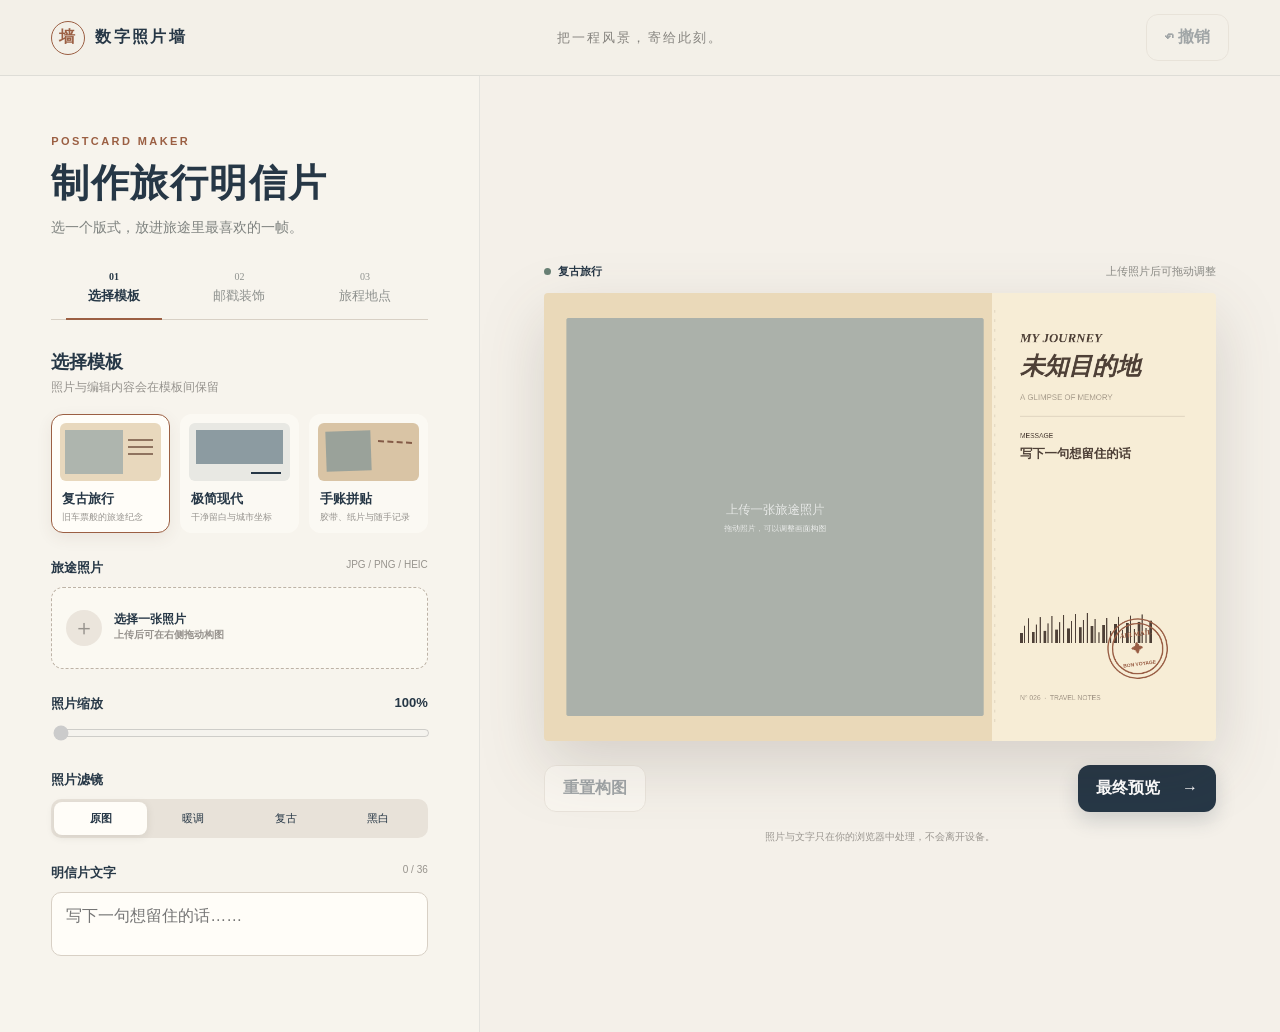
<file: index.html>
<!doctype html>
<html lang="zh-CN">
<head>
  <meta charset="UTF-8">
  <meta name="viewport" content="width=device-width, initial-scale=1.0">
  <meta name="theme-color" content="#f4f0e9">
  <title>数字照片墙 · 旅行明信片</title>
  <link rel="stylesheet" href="styles.css">
</head>
<body>
  <header class="topbar">
    <a class="brand" href="wall.html" aria-label="进入数字照片墙"><span class="brand-mark">墙</span><span>数字照片墙</span></a>
    <p>把一程风景，寄给此刻。</p>
    <button class="ghost-btn" id="undoBtn" type="button" disabled><span aria-hidden="true">↶</span> 撤销</button>
  </header>

  <main class="app-shell">
    <aside class="controls" aria-label="明信片编辑工具">
      <div class="intro">
        <p class="eyebrow">POSTCARD MAKER</p>
        <h1>制作旅行明信片</h1>
        <p>选一个版式，放进旅途里最喜欢的一帧。</p>
      </div>

      <nav class="step-tabs" aria-label="编辑步骤">
        <button class="step-tab active" type="button" data-panel="templatePanel"><span>01</span>选择模板</button>
        <button class="step-tab" type="button" data-panel="stampPanel"><span>02</span>邮戳装饰</button>
        <button class="step-tab" type="button" data-panel="placePanel"><span>03</span>旅程地点</button>
      </nav>

      <section class="tool-panel active" id="templatePanel">
        <div class="section-heading"><div><h2>选择模板</h2><p>照片与编辑内容会在模板间保留</p></div></div>
        <div class="template-grid" id="templateGrid">
          <button class="template-card selected" type="button" data-template="vintage">
            <span class="mini-card vintage-mini"><i></i><b></b></span><strong>复古旅行</strong><small>旧车票般的旅途纪念</small>
          </button>
          <button class="template-card" type="button" data-template="modern">
            <span class="mini-card modern-mini"><i></i><b></b></span><strong>极简现代</strong><small>干净留白与城市坐标</small>
          </button>
          <button class="template-card" type="button" data-template="journal">
            <span class="mini-card journal-mini"><i></i><b></b></span><strong>手账拼贴</strong><small>胶带、纸片与随手记录</small>
          </button>
        </div>
        <div class="field-group">
          <label for="photoInput">旅途照片 <span>JPG / PNG / HEIC</span></label>
          <label class="upload-box" for="photoInput"><span class="upload-icon">＋</span><strong>选择一张照片</strong><small>上传后可在右侧拖动构图</small></label>
          <input id="photoInput" type="file" accept="image/jpeg,image/png,image/heic,image/heif,.heic,.heif">
        </div>
        <div class="field-group zoom-field">
          <label for="zoomRange">照片缩放 <output id="zoomOutput">100%</output></label>
          <input id="zoomRange" type="range" min="1" max="3" value="1" step="0.01" disabled>
        </div>
        <div class="field-group">
          <span class="field-label">照片滤镜</span>
          <div class="segmented" id="filterButtons">
            <button class="selected" type="button" data-filter="original">原图</button>
            <button type="button" data-filter="warm">暖调</button>
            <button type="button" data-filter="vintage">复古</button>
            <button type="button" data-filter="mono">黑白</button>
          </div>
        </div>
        <div class="field-group">
          <label for="messageInput">明信片文字 <span id="messageCount">0 / 36</span></label>
          <textarea id="messageInput" maxlength="36" rows="2" placeholder="写下一句想留住的话……"></textarea>
        </div>
      </section>

      <section class="tool-panel" id="stampPanel">
        <div class="section-heading"><div><h2>邮戳装饰</h2><p>样式共享，位置由模板安排</p></div></div>
        <div class="stamp-grid" id="stampGrid">
          <button class="stamp-choice selected" type="button" data-stamp="air"><span class="stamp-preview round">✦<i>AIR MAIL</i></span><strong>航旅圆章</strong></button>
          <button class="stamp-choice" type="button" data-stamp="date"><span class="stamp-preview date">26<br><i>AUG</i></span><strong>抵达日期章</strong></button>
          <button class="stamp-choice" type="button" data-stamp="post"><span class="stamp-preview oval">P · C</span><strong>明信片章</strong></button>
        </div>
        <div class="field-group">
          <label for="stampTextInput">邮戳附加文字 <span id="stampCount">0 / 16</span></label>
          <input id="stampTextInput" maxlength="16" value="BON VOYAGE" placeholder="例如 BON VOYAGE">
        </div>
      </section>

      <section class="tool-panel" id="placePanel">
        <div class="section-heading"><div><h2>旅程地点</h2><p>无需地图，直接写下目的地</p></div></div>
        <div class="field-group">
          <label for="placeInput">地点名称 <span id="placeCount">0 / 20</span></label>
          <input id="placeInput" maxlength="20" placeholder="例如：大理 · 云南">
        </div>
        <div class="place-notice"><span aria-hidden="true">⌖</span><div><strong>完全离线</strong><p>地点仅显示在这张明信片上，不会上传或查询网络。</p></div></div>
      </section>
    </aside>

    <section class="workspace" aria-label="明信片画布">
      <div class="workspace-head"><div><span class="status-dot"></span><span id="templateName">复古旅行</span></div><span id="photoHint">上传照片后可拖动调整</span></div>
      <div class="canvas-wrap" id="canvasWrap"><canvas id="postcardCanvas" width="1200" height="800" aria-label="明信片实时预览"></canvas></div>
      <div class="canvas-actions">
        <button class="secondary-btn" id="resetPhotoBtn" type="button" disabled>重置构图</button>
        <button class="primary-btn" id="previewBtn" type="button">最终预览 <span>→</span></button>
      </div>
      <p class="privacy-note">照片与文字只在你的浏览器中处理，不会离开设备。</p>
    </section>
  </main>

  <div class="preview-screen" id="previewScreen" hidden>
    <header><button class="secondary-btn" id="backToEdit" type="button">← 返回编辑</button><div><p class="eyebrow">YOUR POSTCARD</p><h2>这一程，值得收藏</h2></div><span></span></header>
    <div class="preview-canvas"><canvas id="finalCanvas" width="1200" height="800"></canvas></div>
    <div class="preview-actions"><button class="primary-btn" id="publishBtn" type="button">上传到数字照片墙 <span>→</span></button><p>作品仅保存在这台设备的浏览器中，不会上传到网络</p></div>
  </div>

  <script src="assets/heic2any.min.js"></script>
  <script src="app.js"></script>
</body>
</html>
</file>
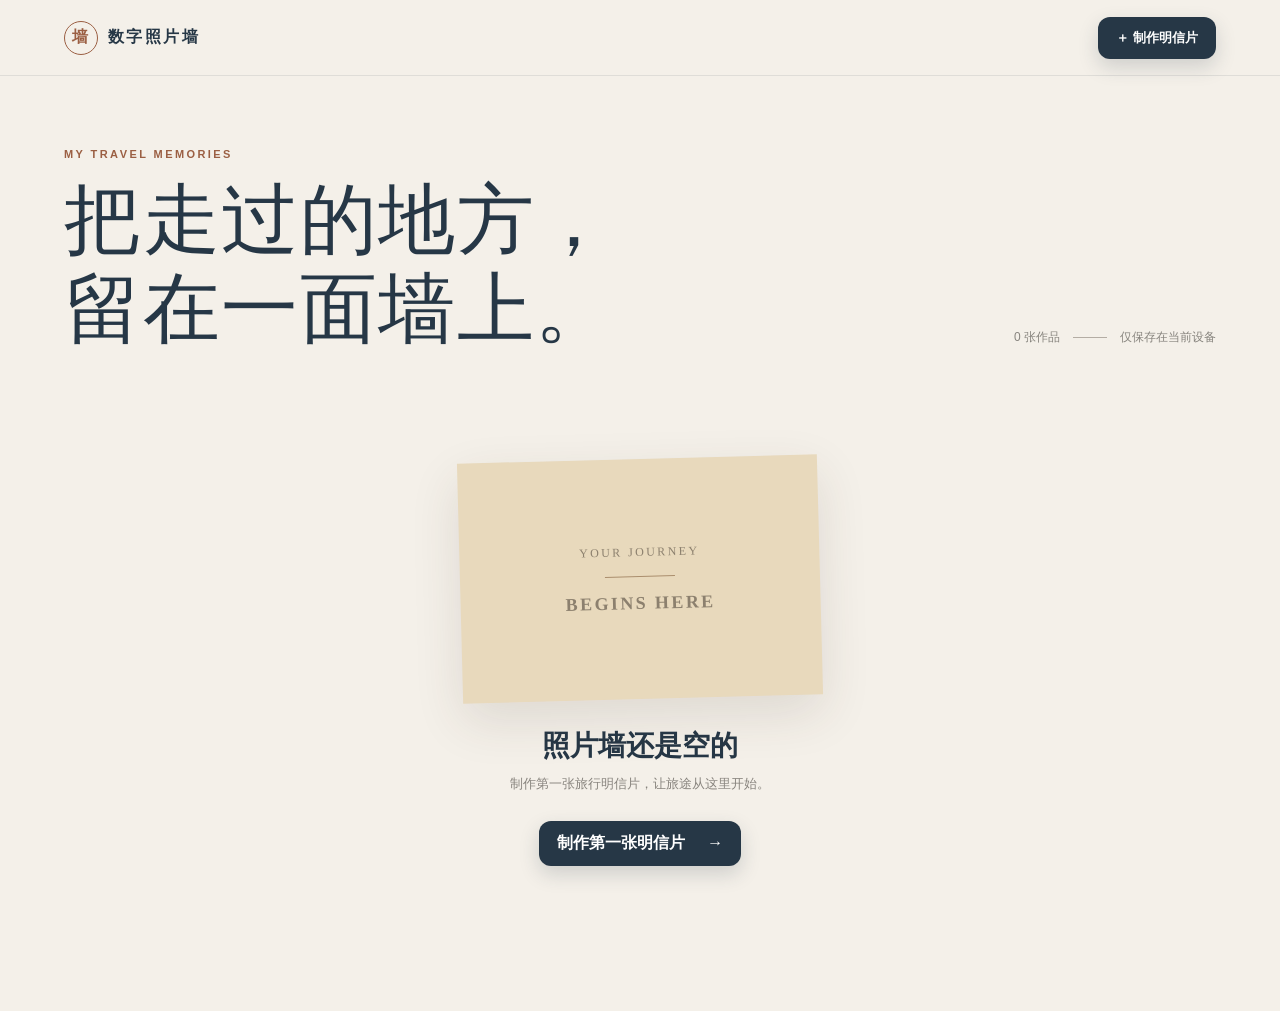
<file: wall.html>
<!doctype html>
<html lang="zh-CN">
<head>
  <meta charset="UTF-8">
  <meta name="viewport" content="width=device-width, initial-scale=1.0">
  <meta name="theme-color" content="#f4f0e9">
  <title>数字照片墙</title>
  <link rel="stylesheet" href="styles.css">
  <link rel="stylesheet" href="wall.css">
</head>
<body class="wall-page">
  <header class="wall-topbar">
    <a class="brand" href="wall.html" aria-label="数字照片墙首页"><span class="brand-mark">墙</span><span>数字照片墙</span></a>
    <a class="primary-btn make-btn" href="index.html">＋ 制作明信片</a>
  </header>
  <main class="wall-shell">
    <section class="wall-hero">
      <p class="eyebrow">MY TRAVEL MEMORIES</p>
      <h1>把走过的地方，<br>留在一面墙上。</h1>
      <div class="wall-summary"><span id="workCount">0 张作品</span><i></i><span>仅保存在当前设备</span></div>
    </section>
    <section class="gallery" id="gallery" aria-live="polite"></section>
    <section class="empty-wall" id="emptyWall" hidden>
      <div class="empty-postcard"><span>YOUR JOURNEY</span><i></i><b>BEGINS HERE</b></div>
      <h2>照片墙还是空的</h2>
      <p>制作第一张旅行明信片，让旅途从这里开始。</p>
      <a class="primary-btn" href="index.html">制作第一张明信片 <span>→</span></a>
    </section>
  </main>
  <div class="wall-modal" id="viewer" hidden role="dialog" aria-modal="true" aria-label="查看明信片">
    <button class="viewer-close" id="closeViewer" type="button" aria-label="关闭">×</button>
    <img id="viewerImage" alt="旅行明信片大图">
    <div class="viewer-caption"><div><strong id="viewerPlace"></strong><p id="viewerMessage"></p></div><button id="deleteWork" type="button">从照片墙移除</button></div>
  </div>
  <script src="wall.js"></script>
</body>
</html>
</file>
<file: styles.css>
:root{--paper:#f4f0e9;--paper-2:#ebe5dc;--ink:#263746;--muted:#7e827f;--rust:#9b5f43;--rust-dark:#784631;--line:#d8d0c5;--white:#fffdf8;--shadow:0 18px 50px rgba(62,50,39,.12)}
*{box-sizing:border-box}html{scroll-behavior:smooth}body{margin:0;background:var(--paper);color:var(--ink);font-family:"PingFang SC","Microsoft YaHei",Arial,sans-serif;min-height:100vh}button,input,textarea{font:inherit;color:inherit}button{cursor:pointer}button:focus-visible,input:focus-visible,textarea:focus-visible{outline:3px solid rgba(155,95,67,.22);outline-offset:2px}
.topbar{height:76px;padding:0 clamp(20px,4vw,64px);display:grid;grid-template-columns:1fr auto 1fr;align-items:center;border-bottom:1px solid rgba(38,55,70,.1);background:rgba(244,240,233,.92)}.brand{display:flex;align-items:center;gap:10px;color:var(--ink);text-decoration:none;font-weight:700;letter-spacing:.15em}.brand-mark{display:grid;place-items:center;width:34px;height:34px;border:1px solid var(--rust);color:var(--rust);border-radius:50%;font-family:serif}.topbar p{margin:0;color:#85837e;font-family:serif;letter-spacing:.16em;font-size:13px}.topbar .ghost-btn{justify-self:end}
.ghost-btn,.secondary-btn,.primary-btn,.danger-btn{border:0;border-radius:12px;padding:12px 18px;font-weight:650;background:transparent}.ghost-btn{border:1px solid var(--line)}.ghost-btn:disabled,.secondary-btn:disabled{opacity:.4;cursor:not-allowed}.primary-btn{background:var(--ink);color:#fff;box-shadow:0 8px 20px rgba(38,55,70,.18)}.primary-btn span{margin-left:18px}.secondary-btn{background:var(--white);border:1px solid var(--line)}.danger-btn{background:var(--rust-dark);color:#fff}
.app-shell{max-width:1500px;margin:0 auto;display:grid;grid-template-columns:minmax(340px,480px) 1fr;min-height:calc(100vh - 76px)}.controls{padding:48px clamp(24px,4vw,58px) 72px;border-right:1px solid rgba(38,55,70,.09);background:rgba(255,253,248,.26)}.intro{margin-bottom:34px}.eyebrow{color:var(--rust)!important;font-size:11px!important;font-weight:750;letter-spacing:.22em!important}.intro h1{font-family:Georgia,"Songti SC",serif;font-size:clamp(30px,3vw,42px);margin:8px 0 10px;letter-spacing:.04em}.intro>p:last-child{color:var(--muted);margin:0;font-size:14px}
.step-tabs{display:grid;grid-template-columns:repeat(3,1fr);border-bottom:1px solid var(--line);margin-bottom:30px}.step-tab{border:0;background:transparent;padding:0 6px 14px;color:#8e918e;position:relative;font-size:13px;white-space:nowrap}.step-tab span{display:block;font-family:Georgia,serif;font-size:10px;margin-bottom:5px}.step-tab.active{color:var(--ink);font-weight:700}.step-tab.active:after{content:"";position:absolute;left:12%;right:12%;bottom:-1px;height:2px;background:var(--rust)}.tool-panel{display:none}.tool-panel.active{display:block;animation:fade .25s ease}@keyframes fade{from{opacity:.2;transform:translateY(4px)}}.section-heading{display:flex;justify-content:space-between;align-items:start;margin-bottom:18px}.section-heading h2{font-size:18px;margin:0 0 5px}.section-heading p{margin:0;color:#96938e;font-size:12px}
.template-grid{display:grid;grid-template-columns:repeat(3,1fr);gap:10px}.template-card,.stamp-choice{border:1px solid transparent;border-radius:12px;background:rgba(255,253,248,.58);padding:8px;text-align:left;transition:.2s}.template-card:hover,.stamp-choice:hover{transform:translateY(-2px);background:var(--white)}.template-card.selected,.stamp-choice.selected{border-color:var(--rust);background:var(--white);box-shadow:0 5px 16px rgba(87,66,50,.08)}.template-card strong,.template-card small{display:block}.template-card strong{font-size:13px;margin:9px 2px 3px}.template-card small{font-size:9px;color:#97948f;margin:0 2px}.mini-card{height:58px;display:block;border-radius:6px;position:relative;overflow:hidden;background:#e8d8bd}.mini-card i,.mini-card b{position:absolute;display:block}.vintage-mini i{left:5px;top:7px;bottom:7px;width:57%;background:#aeb5ae}.vintage-mini b{right:8px;top:16px;width:25%;border-top:2px solid #8f735f;box-shadow:0 7px #8f735f,0 14px #8f735f}.modern-mini{background:#e8e8e3}.modern-mini i{left:7px;right:7px;top:7px;bottom:17px;background:#8c9ba1}.modern-mini b{right:9px;bottom:7px;width:30%;border-top:2px solid #263746}.journal-mini{background:#d9c4a5}.journal-mini i{left:8px;top:8px;width:45%;height:40px;background:#9aa29a;transform:rotate(-2deg)}.journal-mini b{right:7px;top:18px;width:34%;border-top:2px dashed #845b47;transform:rotate(3deg)}
.field-group{margin-top:26px}.field-group label,.field-label{display:flex;justify-content:space-between;font-size:13px;font-weight:700;margin-bottom:10px}.field-group label span,.field-label span{font-size:10px;color:#97938d;font-weight:400}.field-group input[type=text],.field-group>input:not([type]),.field-group textarea{width:100%;border:1px solid var(--line);border-radius:10px;background:var(--white);padding:13px 14px;resize:none}.field-group>input#stampTextInput,.field-group>input#placeInput{width:100%;border:1px solid var(--line);border-radius:10px;background:var(--white);padding:13px 14px}#photoInput{position:absolute;opacity:0;pointer-events:none}.upload-box{height:82px!important;border:1px dashed #bdb3a6;border-radius:12px;display:grid!important;grid-template-columns:38px 1fr;grid-template-rows:1fr 1fr;column-gap:10px;align-items:end;justify-content:start!important;padding:14px;background:rgba(255,253,248,.5);cursor:pointer}.upload-box:hover{border-color:var(--rust)}.upload-icon{grid-row:1/3;width:36px;height:36px;border-radius:50%;display:grid;place-items:center;background:var(--paper-2);color:var(--rust);font-size:22px!important;align-self:center}.upload-box strong{font-size:12px}.upload-box small{align-self:start;color:#96928d;font-size:10px}.zoom-field input{width:100%;accent-color:var(--rust)}.segmented{display:grid;grid-template-columns:repeat(4,1fr);background:#e8e2d9;padding:3px;border-radius:10px}.segmented button{border:0;background:transparent;border-radius:8px;padding:9px 3px;font-size:11px}.segmented button.selected{background:var(--white);box-shadow:0 2px 8px rgba(50,45,38,.1);font-weight:700}
.stamp-grid{display:grid;grid-template-columns:repeat(3,1fr);gap:9px}.stamp-choice{text-align:center;padding:15px 5px 10px}.stamp-choice strong{display:block;font-size:11px;margin-top:10px}.stamp-preview{height:52px;width:52px;margin:auto;display:grid;place-items:center;color:var(--rust);font-family:Georgia,serif;position:relative}.stamp-preview.round{border:2px double var(--rust);border-radius:50%;font-size:17px}.stamp-preview.round i{position:absolute;font-size:6px;bottom:7px}.stamp-preview.date{border:2px solid var(--rust);transform:rotate(-4deg);font-size:15px}.stamp-preview.date i{font-size:7px}.stamp-preview.oval{width:62px;height:42px;border:3px double var(--rust);border-radius:50%;font-weight:bold}.place-notice{display:flex;gap:14px;margin-top:28px;padding:18px;border-radius:12px;background:#e6ebe8;color:#52645e}.place-notice>span{font-size:27px}.place-notice strong{font-size:13px}.place-notice p{font-size:10px;line-height:1.6;margin:4px 0 0}
.workspace{padding:45px clamp(28px,5vw,80px);display:flex;flex-direction:column;justify-content:center;min-width:0}.workspace-head{display:flex;justify-content:space-between;color:#8c8c87;font-size:11px;margin-bottom:14px}.workspace-head>div{display:flex;align-items:center;gap:7px;color:var(--ink);font-weight:700}.status-dot{width:7px;height:7px;background:#698175;border-radius:50%}.canvas-wrap{width:100%;aspect-ratio:3/2;display:flex;align-items:center;justify-content:center;filter:drop-shadow(0 24px 32px rgba(55,45,37,.16));touch-action:none;user-select:none}.canvas-wrap canvas{width:100%;height:100%;display:block;border-radius:4px}.canvas-wrap.dragging{cursor:grabbing}.canvas-actions{display:flex;justify-content:space-between;gap:14px;margin-top:24px}.privacy-note{text-align:center;color:#9a9690;font-size:10px;margin:18px 0 0}
.modal,.preview-screen{position:fixed;inset:0;z-index:20}.modal{display:grid;place-items:center;background:rgba(32,38,39,.5);padding:20px}.modal[hidden],.preview-screen[hidden]{display:none}.modal-card{background:var(--paper);max-width:410px;padding:38px;text-align:center;border-radius:18px;box-shadow:var(--shadow)}.modal-icon{width:50px;height:50px;border-radius:50%;display:grid;place-items:center;margin:auto;background:#eaded3;color:var(--rust);font-size:24px}.modal-card h2{font-family:Georgia,"Songti SC",serif;margin:18px 0 8px}.modal-card p{font-size:13px;line-height:1.8;color:#777}.modal-actions{display:grid;grid-template-columns:1fr 1fr;gap:10px;margin-top:26px}.preview-screen{overflow:auto;background:#e9e3da;padding:30px}.preview-screen header{max-width:1120px;margin:0 auto 26px;display:grid;grid-template-columns:1fr auto 1fr;align-items:center;text-align:center}.preview-screen header h2{font-family:Georgia,"Songti SC",serif;margin:3px 0}.preview-screen header .secondary-btn{justify-self:start}.preview-screen header>span{width:1px}.preview-canvas{max-width:1000px;margin:auto;filter:drop-shadow(0 26px 42px rgba(55,45,37,.2))}.preview-canvas canvas{display:block;width:100%;border-radius:5px}.preview-actions{text-align:center;margin:26px auto}.preview-actions p{font-size:11px;color:#817d77}
@media(max-width:900px){.topbar{height:66px;padding:0 20px}.topbar p{display:none}.app-shell{display:flex;flex-direction:column}.controls{border-right:0;padding:28px 20px 35px}.workspace{order:-1;padding:26px 20px 16px;background:#eee8df;border-bottom:1px solid var(--line)}.workspace-head{margin-top:5px}.canvas-actions{margin-top:17px}.intro h1{font-size:29px}.preview-screen{padding:20px 14px}.preview-screen header{grid-template-columns:1fr;text-align:left;gap:18px}.preview-screen header div{grid-row:1}.preview-screen header .secondary-btn{grid-row:2}.preview-screen header>span{display:none}}
@media(max-width:430px){.brand>span:last-child{display:none}.ghost-btn{padding:9px 12px}.workspace{padding:20px 12px 14px}.controls{padding:26px 16px 45px}.template-grid{gap:6px}.template-card{padding:5px}.template-card small{display:none}.mini-card{height:52px}.stamp-grid{gap:5px}.step-tab{font-size:12px}.canvas-actions .secondary-btn,.canvas-actions .primary-btn{padding:11px 13px}.modal-card{padding:30px 20px}.modal-actions{grid-template-columns:1fr}}
@media(prefers-reduced-motion:reduce){*{scroll-behavior:auto!important;animation:none!important;transition:none!important}}
</file>
<file: wall.css>
.wall-page{min-height:100vh;background:var(--paper)}.wall-topbar{height:76px;padding:0 clamp(20px,5vw,72px);display:flex;align-items:center;justify-content:space-between;border-bottom:1px solid rgba(38,55,70,.1)}.make-btn{text-decoration:none;font-size:13px}.wall-shell{max-width:1500px;margin:auto;padding:72px clamp(20px,5vw,72px) 100px}.wall-hero{display:grid;grid-template-columns:1fr 1fr;align-items:end;margin-bottom:60px}.wall-hero .eyebrow{grid-column:1/-1;margin:0 0 16px}.wall-hero h1{font:500 clamp(40px,6vw,78px)/1.16 Georgia,"Songti SC",serif;letter-spacing:.02em;margin:0}.wall-summary{justify-self:end;display:flex;align-items:center;gap:13px;color:#87847e;font-size:12px;margin-bottom:8px}.wall-summary i{display:block;width:34px;height:1px;background:#b4ada4}.gallery{display:grid;grid-template-columns:repeat(2,minmax(0,1fr));gap:50px 34px}.gallery-card{margin:0;min-width:0}.gallery-card button{width:100%;padding:0;border:0;background:none;text-align:left}.gallery-image{display:block;width:100%;aspect-ratio:3/2;object-fit:cover;background:#e4ddd3;box-shadow:0 17px 35px rgba(60,48,38,.13);transition:transform .25s,box-shadow .25s}.gallery-card button:hover .gallery-image{transform:translateY(-4px) rotate(-.2deg);box-shadow:0 24px 44px rgba(60,48,38,.17)}.gallery-card figcaption{display:flex;justify-content:space-between;gap:18px;margin-top:16px}.gallery-card strong{font:600 19px Georgia,"Songti SC",serif}.gallery-card p{margin:5px 0 0;color:#87847e;font-size:12px;white-space:nowrap;overflow:hidden;text-overflow:ellipsis}.gallery-card time{color:#9a958e;font:11px Georgia,serif;white-space:nowrap}.empty-wall{text-align:center;padding:45px 20px}.empty-postcard{width:min(360px,90vw);aspect-ratio:3/2;margin:0 auto 28px;background:#e8d9bc;box-shadow:var(--shadow);display:flex;flex-direction:column;justify-content:center;align-items:center;color:#8c806e;font:12px Georgia,serif;letter-spacing:.2em;transform:rotate(-1.5deg)}.empty-postcard i{width:70px;height:1px;background:#aa8e6d;margin:16px}.empty-postcard b{font-size:18px}.empty-wall h2{font:600 28px Georgia,"Songti SC",serif;margin:0 0 10px}.empty-wall p{color:#88847e;font-size:13px;margin:0 0 28px}.empty-wall a{text-decoration:none;display:inline-block}.wall-modal{position:fixed;inset:0;z-index:30;background:rgba(25,31,33,.88);padding:50px clamp(15px,5vw,70px);overflow:auto;display:flex;flex-direction:column;align-items:center;justify-content:center}.wall-modal[hidden]{display:none}.wall-modal img{display:block;max-width:min(1100px,100%);max-height:70vh;object-fit:contain;box-shadow:0 25px 70px rgba(0,0,0,.35)}.viewer-close{position:fixed;right:25px;top:18px;border:0;background:none;color:white;font-size:38px}.viewer-caption{width:min(1100px,100%);display:flex;justify-content:space-between;align-items:end;color:white;margin-top:18px}.viewer-caption strong{font:600 22px Georgia,"Songti SC",serif}.viewer-caption p{margin:5px 0 0;color:#c9cbc8;font-size:12px}.viewer-caption button{border:1px solid rgba(255,255,255,.35);background:transparent;color:#ddd;border-radius:9px;padding:9px 13px;font-size:11px}
@media(max-width:760px){.wall-topbar{height:66px}.wall-shell{padding-top:45px}.wall-hero{display:block;margin-bottom:40px}.wall-summary{justify-content:flex-start;margin-top:22px}.gallery{grid-template-columns:1fr;gap:36px}.viewer-caption{align-items:start;gap:25px}.wall-modal{justify-content:flex-start;padding-top:80px}}@media(max-width:430px){.wall-topbar .brand>span:last-child{display:inline}.make-btn{padding:10px 12px}.wall-hero h1{font-size:38px}}
</file>
